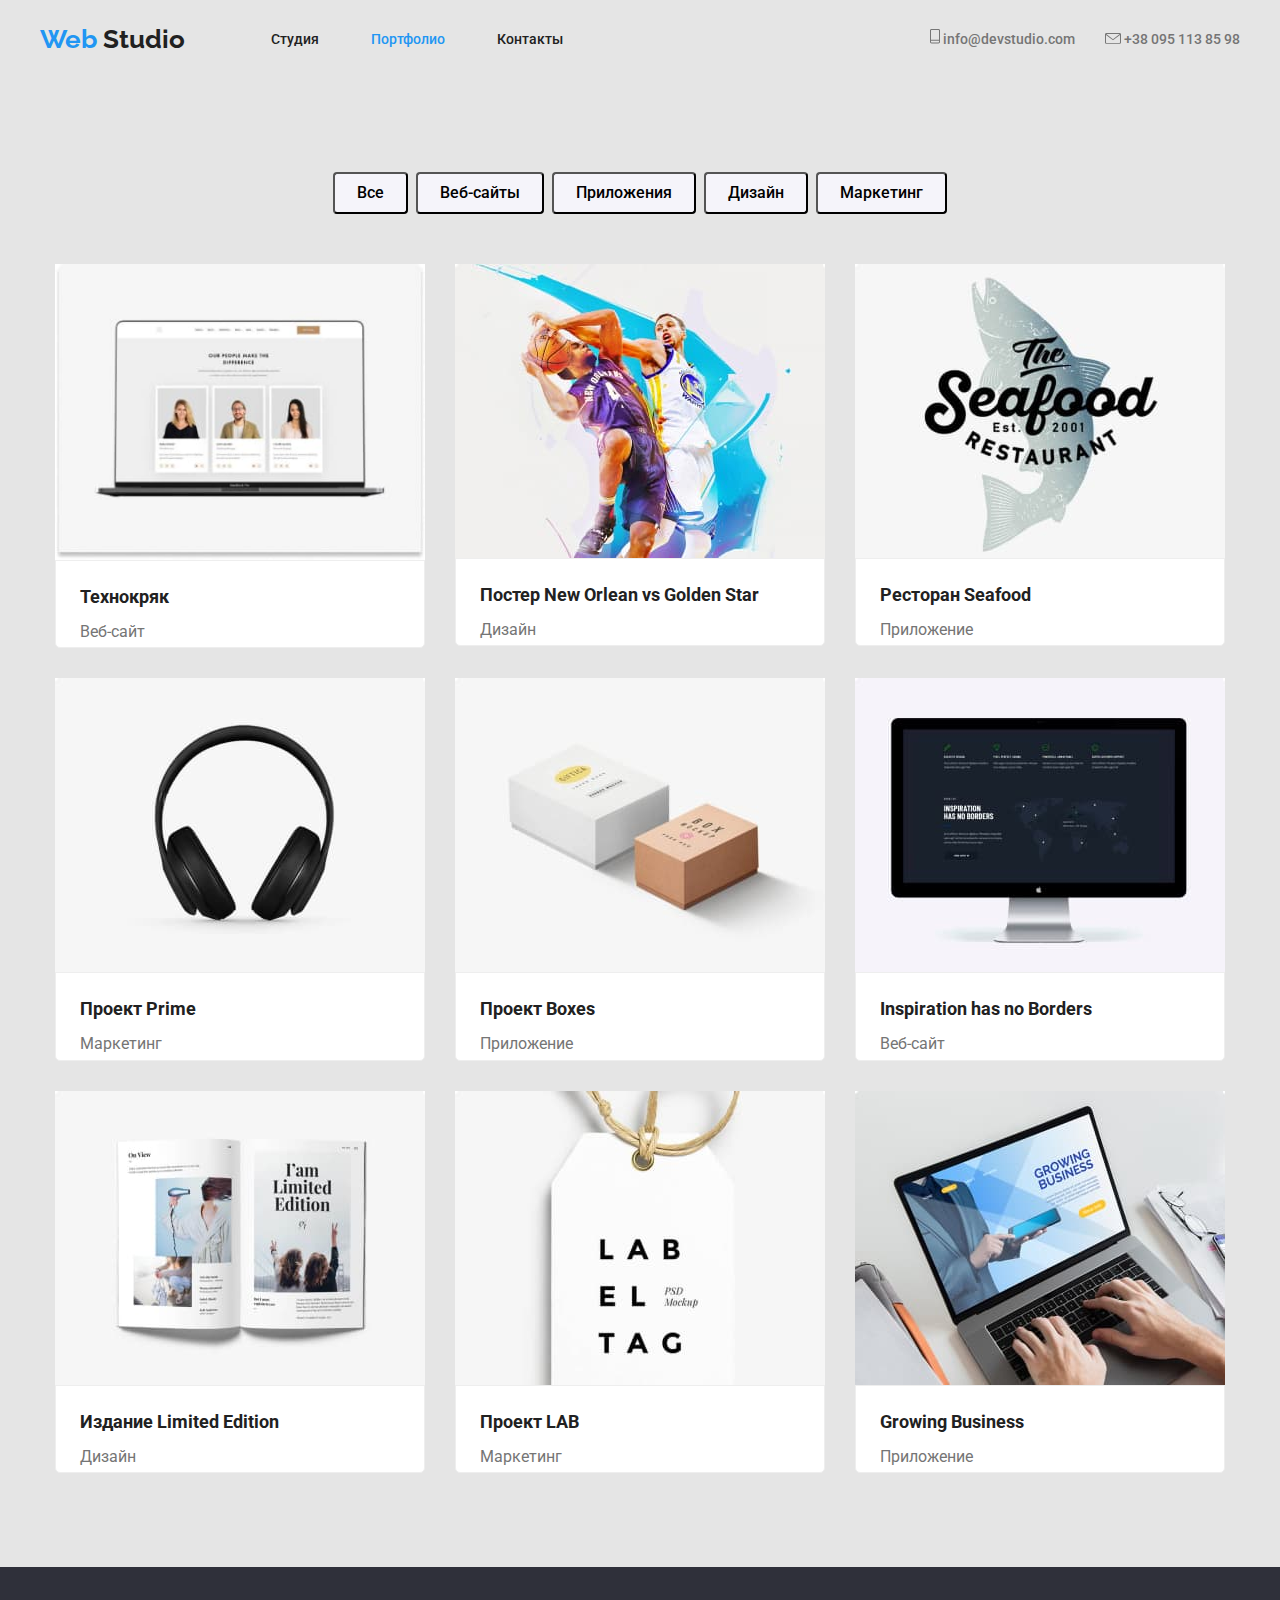
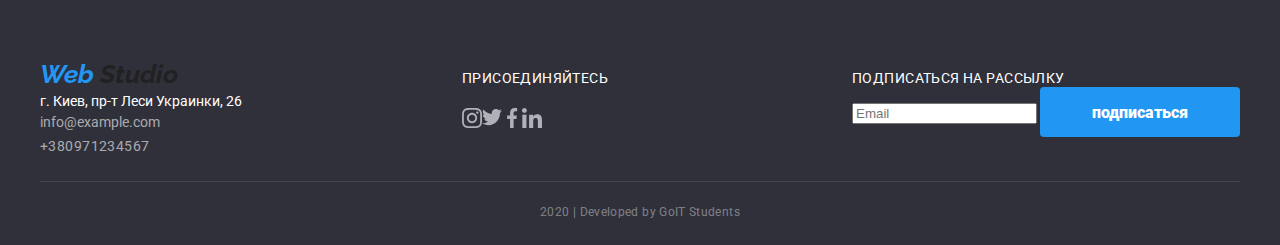
<file: portfolio.html>
<!DOCTYPE html>
<html lang="ru">
  <head>
    <meta charset="UTF-8" />
    <meta name="viewport" content="width=device-width, initial-scale=1.0" />
    <link
      href="https://fonts.googleapis.com/css2?family=Raleway:wght@700;900&family=Roboto:wght@400;500;700;900&display=swap"
      rel="stylesheet"
    />
    <title>Document</title>
    <link rel="stylesheet" href="./css/styles.css" />
  </head>
  <body>
    <!-- Шапка сайта -->
    <header>
      <!-- <h1>Портфолио : нашы проекты</h1> -->
      <nav class="nav container">
        <a href="" class="logo" rel=""
          >Web<span class="logo-web"> Studio</span>
        </a>
        <ul class="list-nav list">
          <li class="item">
            <a href="./index.html" class="link" rel="">Студия</a>
          </li>
          <li class="item">
            <a href="" class="link current" rel="">Портфолио</a>
          </li>
          <li class="item"><a href="" class="link" rel="">Контакты</a></li>
        </ul>

        <ul class="auth-nav list">
          <li class="item">
            <a href="/" class="link" rel="">
              <img src="./images/почта.svg" alt="Почта" />
              info@devstudio.com
            </a>
          </li>

          <li class="item">
            <a href="tel:+380951138598" class="telefon link">
              <img src="./images/telefon.svg" alt="" />
              +38 095 113 85 98</a
            >
          </li>
        </ul>
      </nav>
    </header>
    <!--Герой-->
    <!-- <h1>Страница портфолио </h1> -->
    <main class="mein">
      <div class="contein">
        <ul class="projects list">
          <li class="bot">
            <button type="button" class="one">Все</button>
          </li>
          <li class="bot">
            <button type="button" class="one">Веб-сайты</button>
          </li>
          <li class="bot">
            <button type="button" class="one">Приложения</button>
          </li>
          <li class="bot">
            <button type="button" class="one">Дизайн</button>
          </li>
          <li class="bot">
            <button type="button" class="one">Маркетинг</button>
          </li>
        </ul>
      </div>

      <!--Сайт-->

      <div class="jk">
        <ul class="list flex-container">
          <li class="flex-element">
            <a href="" class="list-nav">
              <img src="./foto/img(0).jpg" alt="" width="370" class="img" />
              <div class="border">
                <h2 class="title-name">Технокряк</h2>
                <p class="text list">Веб-сайт</p>
              </div>
            </a>
          </li>

          <li class="flex-element">
            <a href="" class="list-nav">
              <img src="./foto/img (1).jpg" alt="" height="294" class="img" />
              <div class="border">
                <h2 class="title-name">Постер New Orlean vs Golden Star</h2>
                <p class="text list">Дизайн</p>
              </div>
            </a>
          </li>

          <li class="flex-element">
            <a href="" class="list-nav">
              <img src="./foto/img (2).jpg" height="294" alt="" class="img" />
              <div class="border">
                <h2 class="title-name">Ресторан Seafood</h2>
                <p class="text list">Приложение</p>
              </div>
            </a>
          </li>

          <li class="flex-element">
            <a href="" class="list-nav">
              <img src="./foto/img (3).jpg" alt="" class="img" />
              <div class="border">
                <h2 class="title-name">Проект Prime</h2>
                <p class="text list">Маркетинг</p>
              </div>
            </a>
          </li>

          <li class="flex-element">
            <a href="" class="list-nav">
              <img src="./foto/img (4).jpg" alt="" class="img" />
              <div class="border">
                <h2 class="title-name">Проект Boxes</h2>
                <p class="text list">Приложение</p>
              </div>
            </a>
          </li>

          <li class="flex-element">
            <a href="" class="list-nav">
              <img src="./foto/img (5).jpg" alt="" class="img" />
              <div class="border">
                <h2 class="title-name">Inspiration has no Borders</h2>
                <p class="text list">Веб-сайт</p>
              </div>
            </a>
          </li>

          <li class="flex-element">
            <a href="" class="list-nav">
              <img src="./foto/img (6).jpg" alt="" class="img" />
              <div class="border">
                <h2 class="title-name">Издание Limited Edition</h2>
                <p class="text list">Дизайн</p>
              </div>
            </a>
          </li>
          <li class="flex-element">
            <a href="" class="list-nav">
              <img src="./foto/img (7).jpg" alt="" class="img" />
              <div class="border">
                <h2 class="title-name">Проект LAB</h2>
                <p class="text list">Маркетинг</p>
              </div>
            </a>
          </li>

          <li class="flex-element">
            <a href="" class="list-nav">
              <img src="./foto/img (8).jpg" alt="" class="img" />
              <div class="border">
                <h2 class="title-name">Growing Business</h2>
                <p class="text list">Приложение</p>
              </div>
            </a>
          </li>
        </ul>
      </div>
    </main>

    <!-- Футер -->
    <footer class="page-footer">
      <div class="footer">
        <address class="address">
          <a href="./index.html" class="logo"></a>
          <a href="" class="logo" rel=""
            >Web<span class="logo-web"> Studio</span>
          </a>
          <ul class="list">
            <li class="address-paragraph">г. Киев, пр-т Леси Украинки, 26</li>
            <li><a href="" class="address-mail">info@example.com </a></li>
            <li>
              <a href="tel:+380971234567" class="address-telefon">
                +380971234567
              </a>
            </li>
          </ul>
        </address>
        <div class="join">
          <p class="join-paragraph">присоединяйтесь</p>
          <ul class="social-networks">
            <li>
              <a href aria-label="сылка на инстаграм" class="networks">
                <img src="./images/instagram.svg" alt=""
              /></a>
            </li>
            <li>
              <a href aria-label="сылка на твитер" class="networks">
                <img src="./images/tviter.svg" alt=""
              /></a>
            </li>
            <li>
              <a href aria-label="сылка на фейсбук" class="networks">
                <img src="./images/facebook.svg" alt=""
              /></a>
            </li>
            <li>
              <a href aria-label="сылка на линкедин" class="networks">
                <img src="./images/linkedin.svg" alt=""
              /></a>
            </li>
          </ul>
        </div>
        <div class="subscription">
          <p class="subscription-name">подписаться на рассылку</p>
          <form class="form">
            <input type="email" name="email" placeholder="Email" />
            <button class="buton">подписаться</button>
          </form>
        </div>
      </div>

      <div class="developed">
        2020 | Developed by GoIT Students
      </div>
    </footer>
  </body>
</html>
</file>
<file: css/styles.css>
html {
  box-sizing: border-box;
}

*,
*::before,
*::after {
  box-sizing: inherit;
}

/* Основной цвет  #757575 */
/* Вторичный цвет  #212121 */
/* акцент  #2196F3 */
/* белий:#FFFFFF */
/* футер: rgba(255, 255, 255, 0.4) */
/* background: #F5F4FA; */
:root {
  --primary-text-color: #757575;
  --title-text-color: #212121;
  --accent-color: #2196f3;
  --primary-white-color: #ffffff;
  --background: #e5e5e5;
  --футер: #2f303a;
  --футер: rgba(255, 255, 255, 0.4);
}

body {
  margin: 0;
  color: #757575;
  background-color: var(--background);
  font-family: roboto, sans-serif;
  font-size: 14px;
  line-height: 1.7;
}

.list {
  list-style: none;
}
.container {
  width: 1200px;
  padding-left: 15px;
  padding-right: 15px;
  margin-left: auto;
  margin-right: auto;
}
/* nav */

/* кнопка */
.buton {
  display: inline-block;
  border: 1px solid transparent;
  border-radius: 4px;
  padding: 10px 32px;
  min-width: 200px;
  height: 50px;

  font-family: inherit;
  font-weight: 900;
  font-size: 16px;
  line-height: 1.9;
  text-align: center;
}
/* logo */

.logo {
  color: var(--accent-color);
  font-family: Raleway, sans-serif;
  font-weight: 700;
  font-size: 26px;
  line-height: 1.2;
  text-decoration: none;
}
/* identical to box height */
.logo .logo-web {
  color: var(--title-text-color);
}
.logo .logo-web:hover {
  color: var(--accent-color);
}

.logo:hover {
  color: var(--title-text-color);
}

/* 
.logo:hover {
    color: var(--title-text-color);
}
  */
.nav {
  display: flex;
  align-items: center;
  width: 1230px;
  padding-left: 15px;
  padding-right: 15px;
}

.list {
  list-style: none;
  padding: 0;
  margin: 0;
  display: flex;
  /* justify-content: center; */
}

/* Site nav */
.list-nav .link {
  color: var(--title-text-color);

  font-weight: 500;
  font-size: 14px;
  line-height: 1.1;
}

.auth-nav .link {
  font-weight: 500;
  font-size: 14px;
  line-height: 1.2;
  color: var(--primary-text-color);
}
.auth-nav.list .link:focus,
.auth-nav.list .link:hover {
  color: var(--accent-color);
}

.auth-nav .telefon {
  font-weight: 500;
  font-size: 14px;
  line-height: 1.2;
  color: #757575;
  text-decoration: none;
}

.list .link {
  text-decoration: none;
}
.list-nav .link:focus,
.list-nav .link:hover {
  color: var(--accent-color);
  display: block;
}

.list-nav {
  display: flex;
  margin-left: 86px;
}

.list-nav .link {
  display: block;
  padding-top: 32px;
  padding-bottom: 32px;
}

.list-nav .item + .item {
  margin-left: 52px;
}

.list-nav .link.current {
  color: var(--accent-color);
}

.auth-nav {
  display: flex;
  margin-left: auto;
}
.auth-nav .item + .item {
  margin-left: 30px;
}

/* Герой */

.hero-title {
  color: var(--primary-white-color);
  margin-top: 0;
  margin-bottom: 46px;

  font-weight: 900;
  font-size: 44px;
  line-height: 1.4;
  text-align: center;
}
/* секцыя героя */
.main {
  margin: 0;
  padding: 0;
  text-align: center;
}
.overlay{
  max-width: 1600px;
  min-height: 600px;
  margin-left: auto;
  margin-right: auto;
  background: linear-gradient(180deg, #FFFFFF 0%, rgba(255, 255, 255, 0) 100%), rgba(47, 48, 58, 0.8);
  background-image: url("../images/heroy.jpg");
  background-size: cover;
  background-color: black;
  

} 

/* section */
.section .section-title {
  color: var(--title-text-color);

  font-weight: 700;
  font-size: 36px;
  line-height: 1.2;
  text-align: center;
}

/* правила */

.item .antena:hover,
.item .antena:focus {
  background-color: var(--accent-color);
  color: var(--primary-white-color);
}

.item .antena {
  background-color: #f5f4fa;
  padding: 24px 102px;
  border-radius: 4px;
  width: 270px;
  height: 120px;
}
.rules {
  padding-top: 94px;
  padding-bottom: 94px;
  background-color: var(--background);
}

.feature-list .feature-list .title {
  margin-top: 30px;
  margin-bottom: 0;

  color: var(--title-text-color);
  font-weight: 700;
  font-size: 14px;
  line-height: 1.14;
  text-transform: uppercase;
}

.feature-list .text {
  margin-bottom: 0;
  margin-top: 10px;
}

/* Чем мы занимаемся */

.applications {
  padding-top: 94px;
  padding-bottom: 94px;
  border-top-width: 1px;
  border-top-style: solid;
  border-top-color: #ececec;
  background-color: #e5e5e5;
}
.feature-list {
  display: flex;
  align-items: baseline;
}
.feature-list .item + .item {
  margin-left: 30px;
}
.feature-list .item {
  text-align: center;
  width: 278px;
}

.feature-list .title {
  margin-top: 30px;
  margin-bottom: 0;
}
.list .foto + .foto {
  margin-left: 30px;
}

.list .container-list {
  background: rgba(47, 48, 58, 0.8);
  padding-top: 27px;
  padding-bottom: 27px;
  border-radius: 0px 0px 4px 4px;
}
.im {
  display: block;
}

.section .works {
  margin-top: 0;
  margin-bottom: 0;

  color: var(--primary-white-color);
  font-weight: 700;
  font-size: 14px;
  line-height: 1.14;
  text-align: center;
  letter-spacing: 0.03em;
  text-transform: uppercase;
}

.section .section-title {
  margin-top: 0;
  margin-bottom: 50px;
}

/* наша команда */

.comand {
  background-color: #f5f4fa;
  padding-top: 94px;
  padding-bottom: 94px;
}
.position {
  margin-top: 0;
  margin-bottom: 84px;
  text-align: center;
}

.list .foto {
  box-sizing: border-box;
  border: 1px solid #eeeeee;
  background: url(team-img-2.jpg);
  border-radius: 4px 4px 4px 4px;
  background: #ffffff;
  border-radius: 4px;
}
.section-foto {
  border-radius: 4px 4px 0px 0px;
}

.section .name {
  margin-top: 30px;
  margin-bottom: 10px;

  color: var(--title-text-color);
  font-weight: 500;
  font-size: 16px;
  line-height: 1.14;
  text-align: center;
  letter-spacing: 0.03em;
}

.main .buton {
  color: var(--primary-white-color);
  background-color: var(--accent-color);
  text-decoration: none;
}
.form .buton {
  color: var(--primary-white-color);
  background-color: var(--accent-color);
  text-decoration: none;
}

/* Постояные клиенты */
.clients {
  padding-top: 94px;
  padding-bottom: 94px;
}
.fot {
  width: 170px;
  height: 90px;
  border: 1px solid #afb1b8;
  border-radius: 4px;
  display: block;
}

.list .fotos {
  background: #e5e5e5;
}

/* footer */

footer {
  background-color: #2f303a;
}
.page-footer .address {
  display: inline-block;
}

.address-paragraph {
  color: var(--primary-white-color);
  margin-top: 10px;
  margin-bottom: 9px;

  font-style: normal;
  font-weight: 400;
  font-size: 14px;
  line-height: 1.7px;
}
.address-mail {
  text-decoration: none;
  font-weight: 400;
  color: rgba(255, 255, 255, 0.6);
  margin-top: 9px;
  font-style: normal;
  font-size: 14px;
  line-height: 1.7px;
}
.join {
  display: inline-block;
}

.join-paragraph {
  margin-top: 56px;
  margin-bottom: 21px;

  font-weight: 400;
  color: var(--primary-white-color);
  line-height: 1.14;
  letter-spacing: 0.03em;
  text-transform: uppercase;
}

.social-networks {
  display: flex;
  list-style: none;
  padding-left: 0;
  margin: 0 0;
}

.social-networks .net + .net {
  margin-left: 20px;
}

.subscription-name {
  margin-top: 56px;
  margin-bottom: 0;

  font-weight: 400;
  font-size: 14px;
  line-height: 1.14;
  letter-spacing: 0.03em;
  text-transform: uppercase;
  color: var(--primary-white-color);
}
.developed {
  padding-top: 18px;
  padding-bottom: 21px;

  font-weight: 400;
  font-size: 12px;
  line-height: 2;
  text-align: center;
  letter-spacing: 0.03em;

  color: rgba(255, 255, 255, 0.4);
}
.address {
  /* margin-right: auto; */
  margin-bottom: 22px;
}

/* footer */
/* footer */
.footer {
  padding-top: 48px;
  justify-content: space-between;
  align-items: baseline;
  display: flex;
  width: 1200px;
  margin-left: auto;
  margin-right: auto;

  border-bottom-width: 1px;
  border-bottom-style: solid;
  border-bottom-color: rgba(255, 255, 255, 0.1);
}

.address .address-telefon {
  text-decoration: none;
  font-weight: normal;
  font-size: 14px;
  line-height: 1.7;
  font-style: normal;
  letter-spacing: 0.03em;
  color: rgba(255, 255, 255, 0.6);
}
.address .list {
  display: block;
}

.join {
  margin-left: 69px;
  margin-right: 93px;
}

/* PORTFOLIO.HTML  */
/* PORTFOLIO.HTML  */
/* PORTFOLIO.HTML  */

.mein {
  margin-left: auto;
  margin-right: auto;
}
.projects .one:focus,
.projects .one:hover {
  color: var(--primary-white-color);
  background-color: var(--accent-color);
}

.projects .one {
  padding-right: 22px;
  padding-left: 22px;
  padding-bottom: 6px;
  padding-top: 6px;

  font-family: Roboto;
  font-weight: 500;
  font-size: 16px;
  line-height: 1.6;
  background-color: #f5f4fa;
  border-radius: 4px;
}

.contein {
  padding-top: 93px;
  padding-bottom: 50px;
  padding-left: 15px;
  padding-right: 15px;
  margin-right: auto;
  margin-left: auto;
  width: 1200px;
}

.projects.list .one.important {
  background: #2196f3;
  color: #ffffff;
}
/* сайт */
.jk {
  width: 1200px;
  padding-left: 15px;
  padding-right: 15px;
  margin-right: auto;
  margin-left: auto;

  padding-bottom: 94px;
  align-items: center;
}

.flex-container {
  display: flex;
  flex-wrap: wrap;
}

.flex-container .list-nav {
  display: block;
}

/* .projects .list { 
  justify-content: center;
} */

.projects {
  justify-content: center;
}

.projects .bot + .bot {
  margin-left: 8px;
}

.flex-element:nth-child(3n) {
  margin-right: 0;
}
.img {
  display: block;
  width: 370px;
}
.flex-element:nth-last-child(-n + 3) {
  margin-bottom: 0;
}

.flex-element {
  width: 370px;
  margin-right: 30px;

  margin-bottom: 30px;
}

.list .title-name {
  font-weight: 700;
  font-size: 18px;
  line-height: 1.8;
  color: var(--title-text-color);
  margin-top: 0;
  margin-bottom: 4px;
  margin-top: 20px;
  margin-top: 20px;
  margin-left: 24px;
}

.list .text.list {
  margin-left: 24px;
  margin-top: 0;
  margin-bottom: 0;
  font-size: 16px;
  line-height: 1.88;
  color: var(--primary-text-color);
  font-weight: 400;
}
.list .list-nav {
  text-decoration: none;
  margin: 0;
  padding: 0;
}
.list .list.one {
  font-size: 18px;
  line-height: 1.6;
  color: #ffffff;
}

.border {
  box-sizing: border-box;
  border-bottom-right-radius: 5px;
  border-bottom-left-radius: 5px;
  background: #ffffff;
  border: 1px solid #eeeeee;
}
</file>
